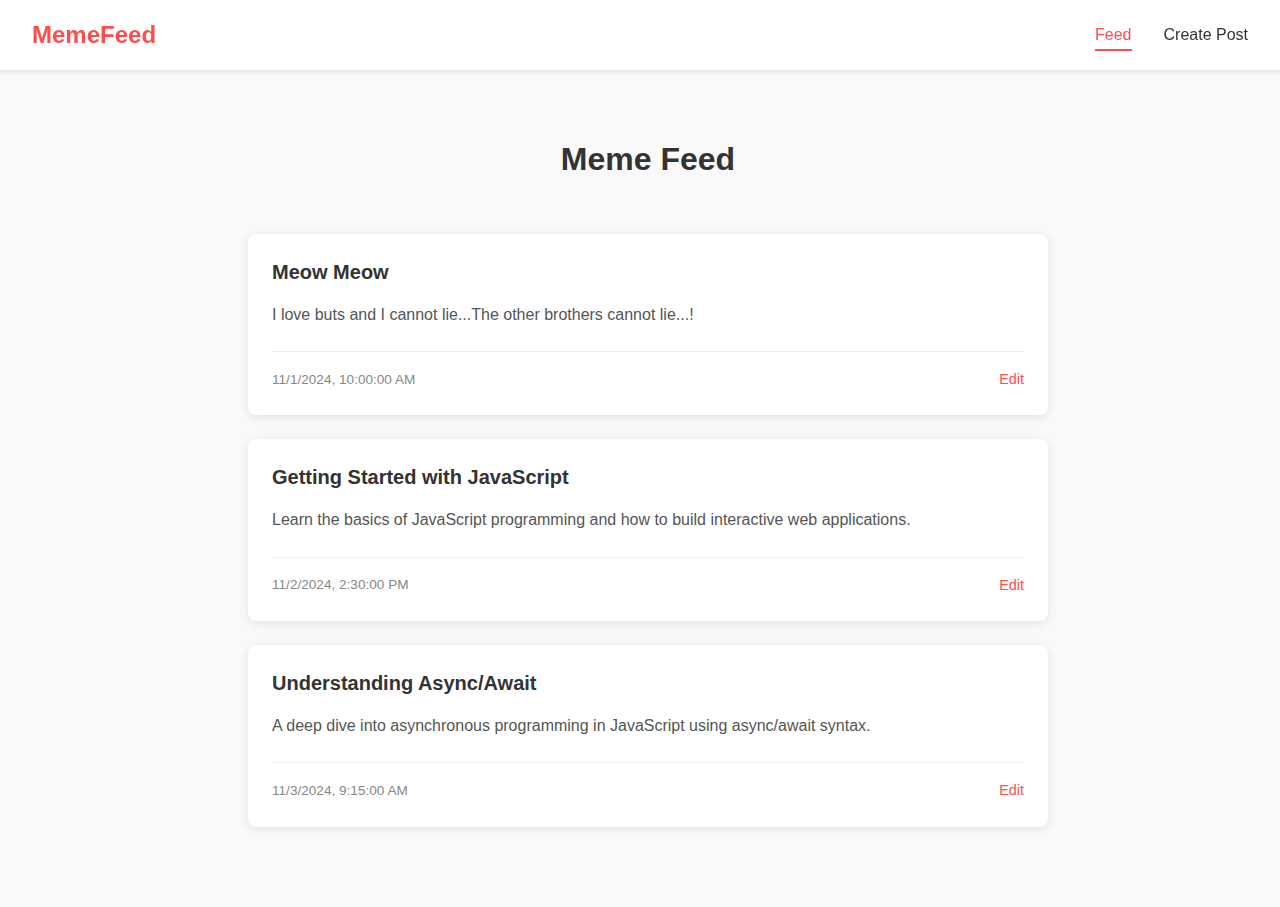
<file: index.html>
<!DOCTYPE html>
<html lang="en">
<head>
    <meta charset="UTF-8">
    <meta name="viewport" content="width=device-width, initial-scale=1.0">
    <meta name="description" content="MemeFeed - A simple social feed application">
    <title>MemeFeed - Vanilla JS</title>
    <link rel="stylesheet" href="styles/main.css">
    <link rel="stylesheet" href="styles/navbar.css">
</head>
<body></body>
    <!-- Navigation Bar -->
    <nav class="navbar">
        <div class="navbar-brand">
            <a href="index.html" class="logo">MemeFeed</a>
        </div>
        <ul class="nav-links">
            <li class="active">
                <a href="index.html">Feed</a>
            </li>
            <li>
                <a href="create.html">Create Post</a>
            </li>
        </ul>
    </nav>

    <!-- Main Content -->
    <main class="main-content">
        <div class="feed-container">
            <h1>Meme Feed</h1>
            
            <!-- Loading State -->
            <div id="loading" class="loading" role="status" aria-live="polite">Loading...</div>
            
            <!-- Error State -->
            <div id="error" class="error" style="display: none;" role="alert" aria-live="assertive"></div>
            
            <!-- Posts Grid -->
            <div id="posts-grid" class="posts-grid" style="display: none;" role="list"></div>
            
            <!-- Empty State -->
            <div id="empty-state" style="display: none; text-align: center; padding: 2rem;">
                <p>No posts yet. Be the first to <a href="create.html">create one</a>!</p>
            </div>
        </div>
    </main>

    <script src="js/api.js"></script>
    <script src="js/feed.js"></script>
</body>
</html>
</file>
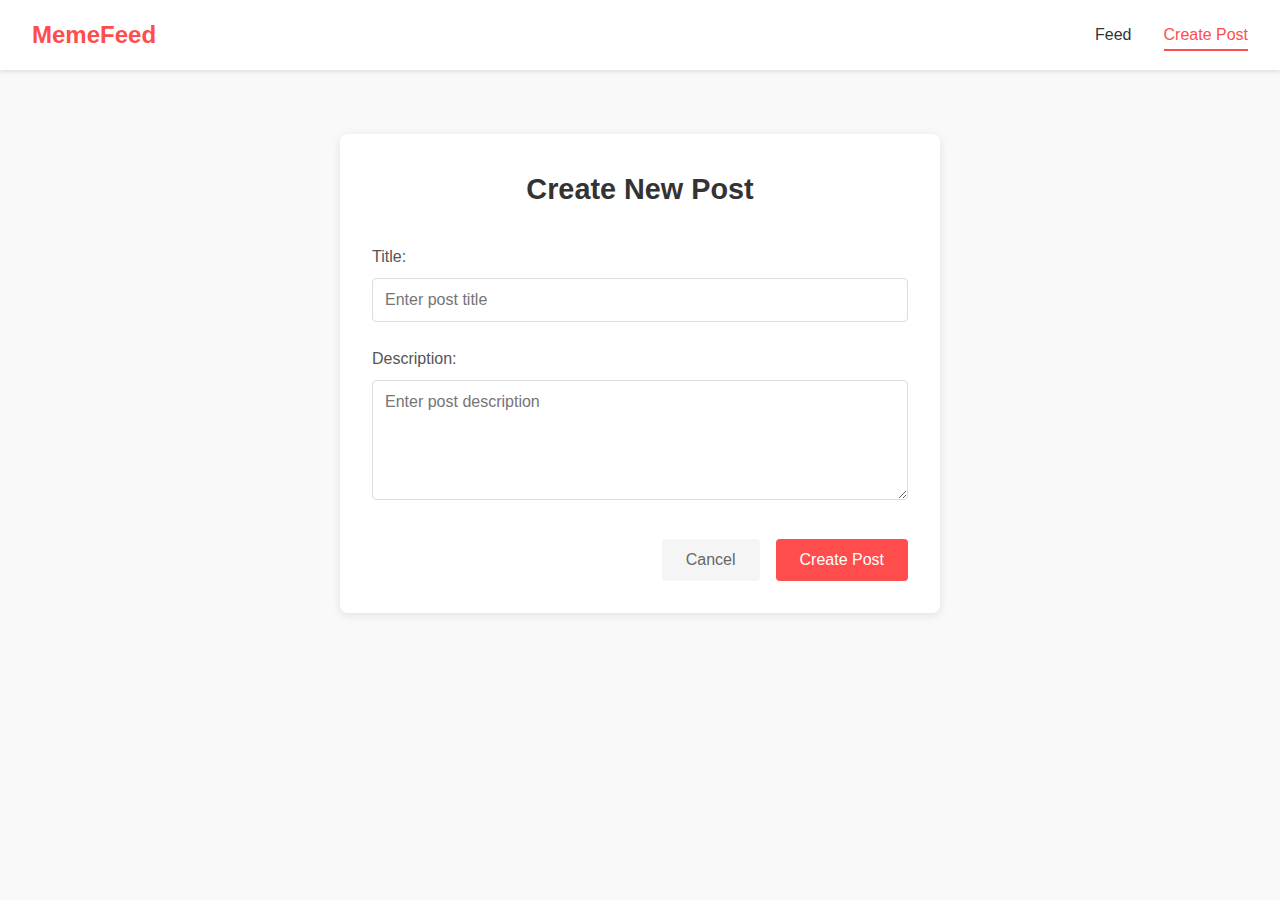
<file: create.html>
<!DOCTYPE html>
<html lang="en">
<head>
    <meta charset="UTF-8">
    <meta name="viewport" content="width=device-width, initial-scale=1.0">
    <meta name="description" content="Create a new post on MemeFeed">
    <title>Create Post - MemeFeed</title>
    <link rel="stylesheet" href="styles/main.css">
    <link rel="stylesheet" href="styles/navbar.css">
    <link rel="stylesheet" href="styles/form.css">
</head>
<body>
    <!-- Navigation Bar -->
    <nav class="navbar">
        <div class="navbar-brand">
            <a href="index.html" class="logo">MemeFeed</a>
        </div>
        <ul class="nav-links">
            <li>
                <a href="index.html">Feed</a>
            </li>
            <li class="active">
                <a href="create.html">Create Post</a>
            </li>
        </ul>
    </nav>

    <!-- Main Content -->
    <main class="main-content">
        <div class="form-container">
            <h1>Create New Post</h1>
            
            <!-- Error Message -->
            <div id="error-message" class="error-message" style="display: none;" role="alert" aria-live="assertive"></div>
            
            <!-- Create Post Form -->
            <form id="create-form">
                <div class="form-group">
                    <label for="title">Title:</label>
                    <input 
                        type="text" 
                        id="title" 
                        name="title" 
                        class="form-input" 
                        placeholder="Enter post title"
                        required
                        maxlength="200"
                        aria-required="true"
                    >
                </div>
                
                <div class="form-group">
                    <label for="description">Description:</label>
                    <textarea 
                        id="description" 
                        name="description" 
                        class="form-textarea" 
                        placeholder="Enter post description" 
                        rows="4"
                        required
                        maxlength="1000"
                        aria-required="true"
                    ></textarea>
                </div>
                
                <div class="form-actions">
                    <button type="button" class="cancel-btn" id="cancel-btn">
                        Cancel
                    </button>
                    <button type="submit" class="submit-btn">
                        Create Post
                    </button>
                </div>
            </form>
        </div>
    </main>

    <script src="js/api.js"></script>
    <script src="js/create.js"></script>
</body>
</html>
</file>
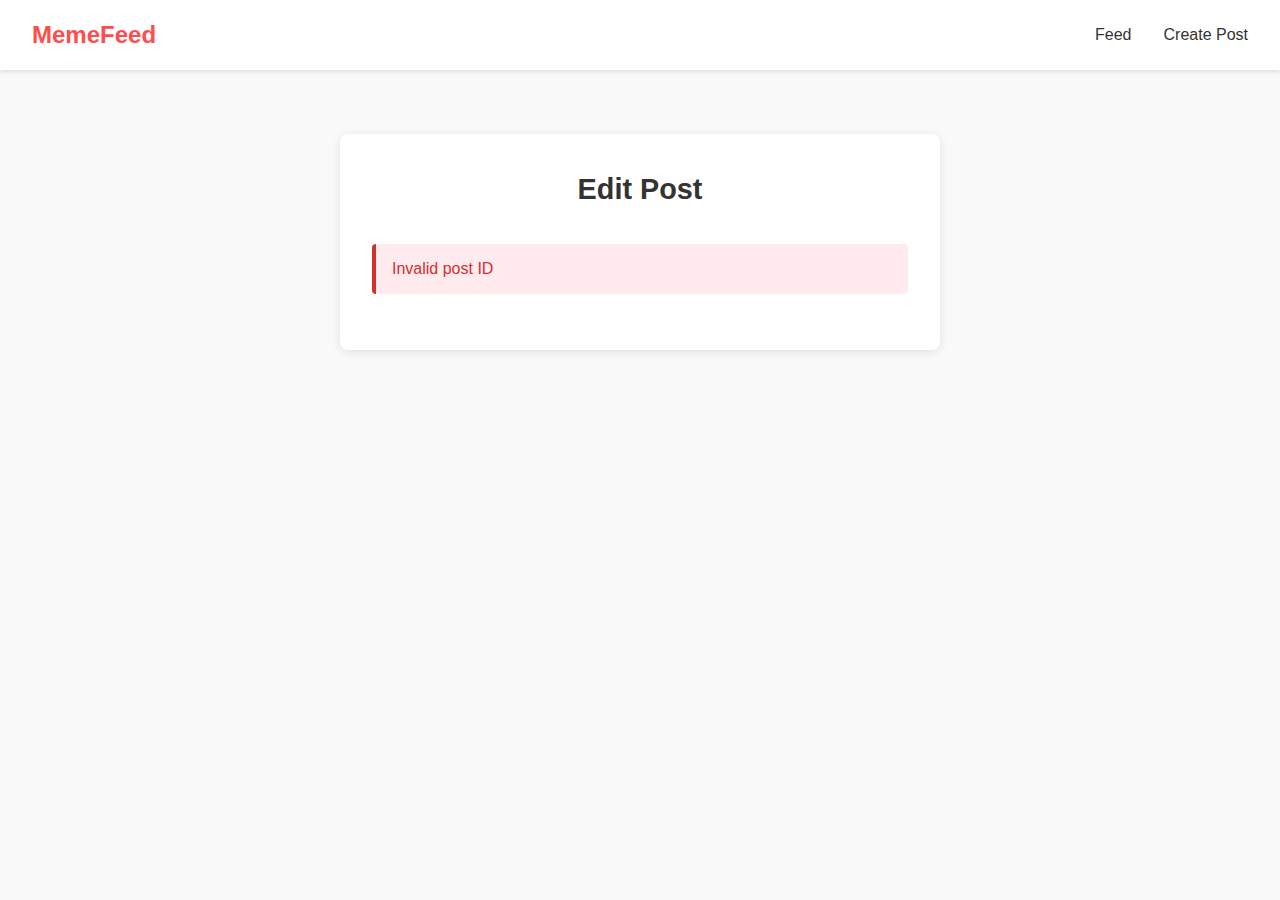
<file: edit.html>
<!DOCTYPE html>
<html lang="en">
<head>
    <meta charset="UTF-8">
    <meta name="viewport" content="width=device-width, initial-scale=1.0">
    <meta name="description" content="Edit your post on MemeFeed">
    <title>Edit Post - MemeFeed</title>
    <link rel="stylesheet" href="styles/main.css">
    <link rel="stylesheet" href="styles/navbar.css">
    <link rel="stylesheet" href="styles/form.css">
</head>
<body>
    <!-- Navigation Bar -->
    <nav class="navbar">
        <div class="navbar-brand">
            <a href="index.html" class="logo">MemeFeed</a>
        </div>
        <ul class="nav-links">
            <li>
                <a href="index.html">Feed</a>
            </li>
            <li>
                <a href="create.html">Create Post</a>
            </li>
        </ul>
    </nav>

    <!-- Main Content -->
    <main class="main-content">
        <div class="form-container">
            <h1>Edit Post</h1>
            
            <!-- Loading State -->
            <div id="loading" class="loading" role="status" aria-live="polite">Loading...</div>
            
            <!-- Error Message -->
            <div id="error-message" class="error-message" style="display: none;" role="alert" aria-live="assertive"></div>
            
            <!-- Edit Post Form -->
            <form id="edit-form" style="display: none;">
                <div class="form-group">
                    <label for="title">Title:</label>
                    <input 
                        type="text" 
                        id="title" 
                        name="title" 
                        class="form-input" 
                        placeholder="Enter post title"
                        required
                        maxlength="200"
                        aria-required="true"
                    >
                </div>
                
                <div class="form-group">
                    <label for="description">Description:</label>
                    <textarea 
                        id="description" 
                        name="description" 
                        class="form-textarea" 
                        placeholder="Enter post description" 
                        rows="4"
                        required
                        maxlength="1000"
                        aria-required="true"
                    ></textarea>
                </div>
                
                <div class="form-actions">
                    <button type="button" class="cancel-btn" id="cancel-btn">
                        Cancel
                    </button>
                    <button type="submit" class="submit-btn">
                        Update Post
                    </button>
                </div>
            </form>
        </div>
    </main>

    <script src="js/api.js"></script>
    <script src="js/edit.js"></script>
</body>
</html>
</file>
<file: styles/navbar.css>
.navbar {
  background-color: #ffffff;
  box-shadow: 0 2px 4px rgba(0, 0, 0, 0.1);
  padding: 1rem 2rem;
  display: flex;
  justify-content: space-between;
  align-items: center;
  position: sticky;
  top: 0;
  z-index: 1000;
}

.navbar-brand .logo {
  color: #ff4d4d;
  font-size: 1.5rem;
  font-weight: bold;
  text-decoration: none;
  transition: color 0.3s ease;
}

.navbar-brand .logo:hover {
  color: #ff1a1a;
}

.nav-links {
  display: flex;
  list-style: none;
  margin: 0;
  padding: 0;
  gap: 2rem;
}

.nav-links li a {
  color: #333;
  text-decoration: none;
  font-weight: 500;
  padding: 0.5rem 0;
  position: relative;
  transition: color 0.3s ease;
}

.nav-links li a:hover,
.nav-links li.active a {
  color: #ff4d4d;
}

.nav-links li a::after {
  content: '';
  position: absolute;
  width: 0;
  height: 2px;
  bottom: 0;
  left: 0;
  background-color: #ff4d4d;
  transition: width 0.3s ease;
}

.nav-links li a:hover::after,
.nav-links li.active a::after {
  width: 100%;
}

/* Responsive navbar */
@media (max-width: 768px) {
  .navbar {
    padding: 1rem;
  }
  
  .navbar-brand .logo {
    font-size: 1.25rem;
  }
  
  .nav-links {
    gap: 1rem;
  }
  
  .nav-links li a {
    font-size: 0.9rem;
  }
}
</file>
<file: styles/form.css>
.form-container {
  max-width: 600px;
  margin: 2rem auto;
  padding: 2rem;
  background: #fff;
  border-radius: 8px;
  box-shadow: 0 2px 10px rgba(0, 0, 0, 0.1);
}

.form-container h1 {
  color: #333;
  text-align: center;
  margin-bottom: 2rem;
  font-size: 1.8rem;
}

.form-group {
  margin-bottom: 1.5rem;
}

.form-group label {
  display: block;
  margin-bottom: 0.5rem;
  color: #555;
  font-weight: 500;
}

.form-input,
.form-textarea {
  width: 100%;
  padding: 0.75rem;
  border: 1px solid #ddd;
  border-radius: 4px;
  font-size: 1rem;
  transition: border-color 0.3s ease, box-shadow 0.3s ease;
}

.form-input:focus,
.form-textarea:focus {
  border-color: #ff4d4d;
  box-shadow: 0 0 0 2px rgba(255, 77, 77, 0.2);
  outline: none;
}

.form-textarea {
  min-height: 120px;
  resize: vertical;
}

.form-actions {
  display: flex;
  justify-content: flex-end;
  gap: 1rem;
  margin-top: 2rem;
}

.submit-btn,
.cancel-btn {
  padding: 0.75rem 1.5rem;
  border: none;
  border-radius: 4px;
  font-size: 1rem;
  font-weight: 500;
  cursor: pointer;
  transition: all 0.3s ease;
}

.submit-btn {
  background-color: #ff4d4d;
  color: white;
}

.submit-btn:hover {
  background-color: #ff1a1a;
  transform: translateY(-1px);
}

.cancel-btn {
  background-color: #f5f5f5;
  color: #666;
}

.cancel-btn:hover {
  background-color: #e0e0e0;
}

.error-message {
  background-color: #ffebee;
  color: #d32f2f;
  padding: 0.75rem 1rem;
  border-radius: 4px;
  margin-bottom: 1.5rem;
  border-left: 4px solid #d32f2f;
}

.loading,
.error {
  text-align: center;
  padding: 2rem;
  font-size: 1.1rem;
  color: #666;
}

.error {
  color: #d32f2f;
}

/* Responsive form */
@media (max-width: 768px) {
  .form-container {
    margin: 1rem;
    padding: 1.5rem;
  }
  
  .form-container h1 {
    font-size: 1.5rem;
  }
  
  .form-actions {
    flex-direction: column-reverse;
  }
  
  .submit-btn,
  .cancel-btn {
    width: 100%;
  }
}
</file>
<file: styles/main.css>
/* Base styles and resets for our application */
:root {
  --primary-color: #ff4d4d;
  --primary-hover: #ff1a1a;
  --text-color: #333;
  --text-light: #666;
  --border-color: #e0e0e0;
  --bg-color: #f9f9f9;
  --white: #ffffff;
  --error-color: #d32f2f;
  --shadow-sm: 0 2px 4px rgba(0, 0, 0, 0.1);
  --shadow-md: 0 4px 6px rgba(0, 0, 0, 0.1);
  --transition: all 0.3s ease;
}

*,
*::before,
*::after {
  box-sizing: border-box;
  margin: 0;
  padding: 0;
}

body {
  margin: 0;
  font-family: -apple-system, BlinkMacSystemFont, 'Segoe UI', 'Roboto', 'Oxygen',
    'Ubuntu', 'Cantarell', 'Fira Sans', 'Droid Sans', 'Helvetica Neue',
    sans-serif;
  -webkit-font-smoothing: antialiased;
  -moz-osx-font-smoothing: grayscale;
  line-height: 1.6;
  color: var(--text-color);
  background-color: var(--bg-color);
}

code {
  font-family: source-code-pro, Menlo, Monaco, Consolas, 'Courier New',
    monospace;
}

.main-content {
  flex: 1;
  padding: 2rem 0;
  background-color: var(--bg-color);
}

a {
  text-decoration: none;
  color: inherit;
}

button {
  cursor: pointer;
  font-family: inherit;
}

input,
textarea,
button {
  font-family: inherit;
  font-size: 1rem;
}

/* Feed Styles */
.feed-container {
  max-width: 1200px;
  margin: 0 auto;
  padding: 2rem;
  max-height: calc(100vh - 100px); 
  overflow-y: auto;
  padding-right: 1rem;
}

.feed-container h1 {
  color: #333;
  text-align: center;
  margin-bottom: 2rem;
  font-size: 2rem;
}

.posts-grid {
  display: flex;
  flex-direction: column;
  gap: 1.5rem;
  padding: 1rem 0;
  max-width: 800px;
  margin: 0 auto;
}

.post-card {
  background: #fff;
  border-radius: 8px;
  box-shadow: 0 2px 10px rgba(0, 0, 0, 0.1);
  padding: 1.5rem;
  transition: transform 0.3s ease, box-shadow 0.3s ease;
  display: flex;
  flex-direction: column;
  width: 100%;
  box-sizing: border-box;
}

.post-card:hover {
  transform: translateY(-5px);
  box-shadow: 0 5px 15px rgba(0, 0, 0, 0.15);
}

.post-card h3 {
  color: #333;
  margin-top: 0;
  margin-bottom: 1rem;
  font-size: 1.25rem;
  line-height: 1.4;
}

.post-card p {
  color: #555;
  margin: 0 0 1.5rem 0;
  line-height: 1.6;
  flex-grow: 1;
}

.post-meta {
  display: flex;
  justify-content: space-between;
  align-items: center;
  margin-top: auto;
  padding-top: 1rem;
  border-top: 1px solid #eee;
  font-size: 0.9rem;
}

.post-date {
  color: #888;
  font-size: 0.85rem;
}

.edit-link {
  color: #ff4d4d;
  text-decoration: none;
  font-weight: 500;
  transition: color 0.3s ease;
}

.edit-link:hover {
  color: #ff1a1a;
  text-decoration: underline;
}

.loading,
.error {
  text-align: center;
  padding: 3rem;
  font-size: 1.1rem;
  color: #666;
}

.error {
  color: #d32f2f;
}

/* Responsive Design */
@media (max-width: 768px) {
  .main-content {
    padding: 1rem 0;
  }
  
  .feed-container {
    padding: 1rem;
  }
  
  .post-card h3 {
    font-size: 1.1rem;
  }
  
  .post-card {
    padding: 1rem;
  }
}

/* Smooth scrolling for better UX */
html {
  scroll-behavior: smooth;
}

/* Focus styles for accessibility */
a:focus,
button:focus,
input:focus,
textarea:focus {
  outline: 2px solid var(--primary-color);
  outline-offset: 2px;
}
</file>
